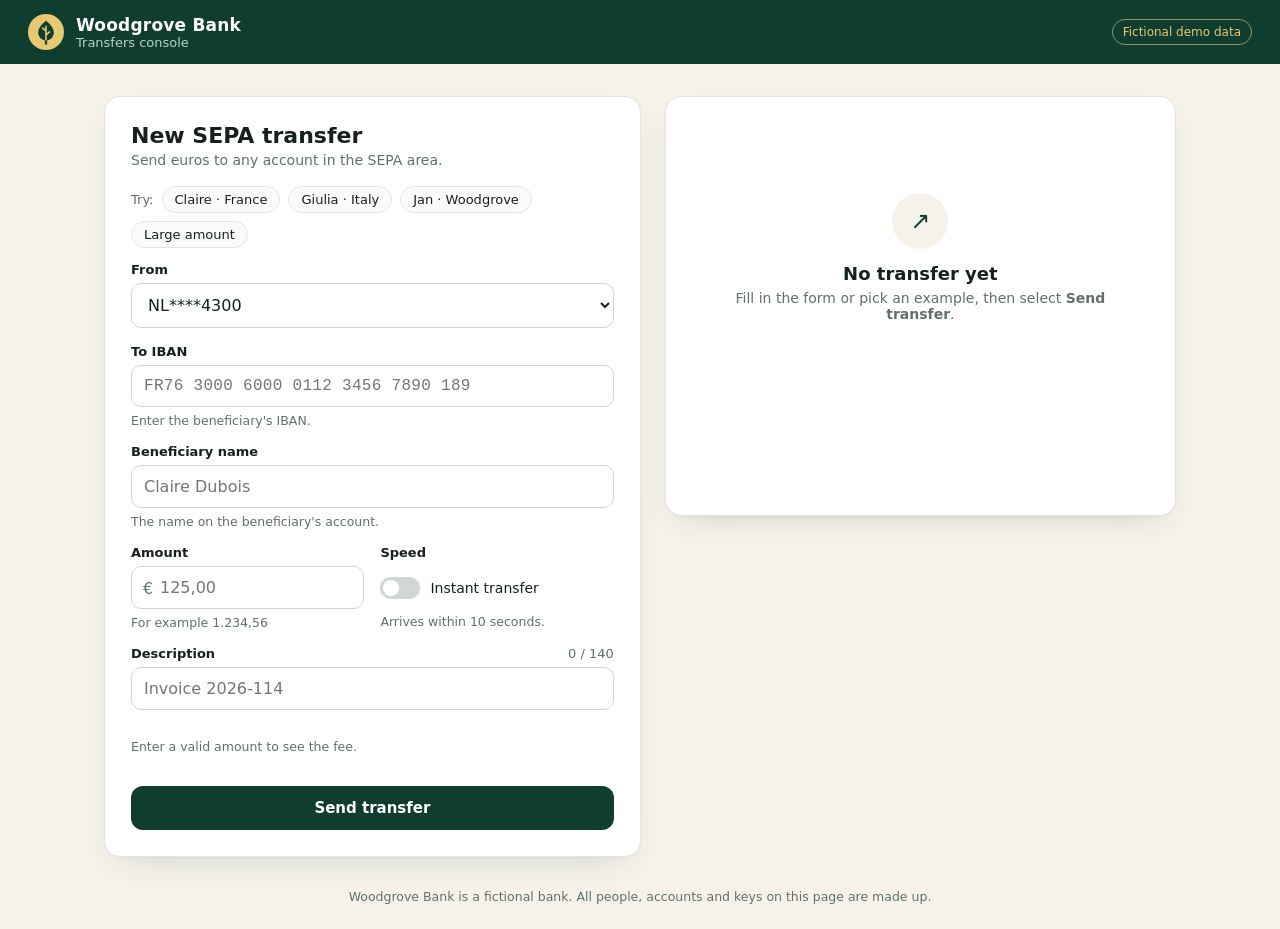
<file: console/index.html>
<!doctype html>
<html lang="en">
  <head>
    <meta charset="utf-8" />
    <meta name="viewport" content="width=device-width, initial-scale=1" />
    <title>Woodgrove Transfers · Transfer console</title>
    <link rel="stylesheet" href="console.css" />
  </head>
  <body>
    <header class="topbar">
      <div class="brand">
        <svg class="logo" viewBox="0 0 32 32" aria-hidden="true">
          <circle cx="16" cy="16" r="16" fill="#e7c873" />
          <path d="M16 6c-4.6 3.4-7 7-7 10.6A7 7 0 0 0 15 23.5V27h2v-3.5a7 7 0 0 0 6-6.9C23 13 20.6 9.4 16 6Z" fill="#0f3d30" />
          <path d="M16 11v12M16 15l-3-2.5M16 18.5l3.2-2.6" stroke="#e7c873" stroke-width="1.4" stroke-linecap="round" fill="none" />
        </svg>
        <div>
          <strong>Woodgrove Bank</strong>
          <span>Transfers console</span>
        </div>
      </div>
      <span class="demo-tag" title="Woodgrove Bank and all data on this page are fictional">Fictional demo data</span>
    </header>

    <main class="layout">
      <section class="card">
        <div class="card-head">
          <h1>New SEPA transfer</h1>
          <p>Send euros to any account in the SEPA area.</p>
        </div>

        <div class="examples" aria-label="Examples">
          <span>Try:</span>
          <button type="button" data-example="claire">Claire · France</button>
          <button type="button" data-example="giulia">Giulia · Italy</button>
          <button type="button" data-example="jan">Jan · Woodgrove</button>
          <button type="button" data-example="big">Large amount</button>
        </div>

        <form id="transfer-form" novalidate>
          <label class="field">
            <span class="label">From</span>
            <select id="fromIban" name="fromIban"></select>
          </label>

          <label class="field">
            <span class="label">To IBAN</span>
            <input id="toIban" name="toIban" autocomplete="off" spellcheck="false" placeholder="FR76 3000 6000 0112 3456 7890 189" />
            <span class="hint" id="iban-hint">Enter the beneficiary's IBAN.</span>
          </label>

          <label class="field">
            <span class="label">Beneficiary name</span>
            <input id="beneficiaryName" name="beneficiaryName" autocomplete="off" placeholder="Claire Dubois" />
            <span class="hint" id="name-hint">The name on the beneficiary's account.</span>
          </label>

          <div class="row">
            <label class="field">
              <span class="label">Amount</span>
              <span class="amount-input">
                <span aria-hidden="true">€</span>
                <input id="amount" name="amount" inputmode="decimal" autocomplete="off" placeholder="125,00" />
              </span>
              <span class="hint" id="amount-hint">For example 1.234,56</span>
            </label>

            <label class="field toggle">
              <span class="label">Speed</span>
              <span class="switch">
                <input type="checkbox" id="instant" name="instant" />
                <span class="track" aria-hidden="true"></span>
                <span>Instant transfer</span>
              </span>
              <span class="hint">Arrives within 10 seconds.</span>
            </label>
          </div>

          <label class="field">
            <span class="label">Description <em id="description-count">0 / 140</em></span>
            <input id="description" name="description" autocomplete="off" placeholder="Invoice 2026-114" />
          </label>

          <p class="hint" id="fee-hint" aria-live="polite">Enter a valid amount to see the fee.</p>
          <button class="primary" type="submit">Send transfer</button>
        </form>
      </section>

      <section class="card result" id="result" aria-live="polite">
        <div class="empty" id="result-empty">
          <div class="empty-icon" aria-hidden="true">↗</div>
          <h2>No transfer yet</h2>
          <p>Fill in the form or pick an example, then select <strong>Send transfer</strong>.</p>
        </div>

        <div id="result-body" hidden>
          <div class="result-head">
            <span class="status" id="result-status">ACCEPTED</span>
            <span class="result-id" id="result-id"></span>
          </div>
          <p class="big-amount" id="result-amount"></p>
          <dl class="summary" id="result-summary"></dl>
          <ul class="errors" id="result-errors"></ul>

          <details class="json" open>
            <summary>JSON returned by createTransfer</summary>
            <pre id="result-json"></pre>
          </details>
        </div>
      </section>
    </main>

    <footer class="foot">Woodgrove Bank is a fictional bank. All people, accounts and keys on this page are made up.</footer>

    <script src="../data/accounts.js"></script>
    <script src="../src/config.js"></script>
    <script src="../src/iban.js"></script>
    <script src="../src/money.js"></script>
    <script src="../src/payee.js"></script>
    <script src="../src/transfer.js"></script>
    <script src="console.js"></script>
  </body>
</html>
</file>
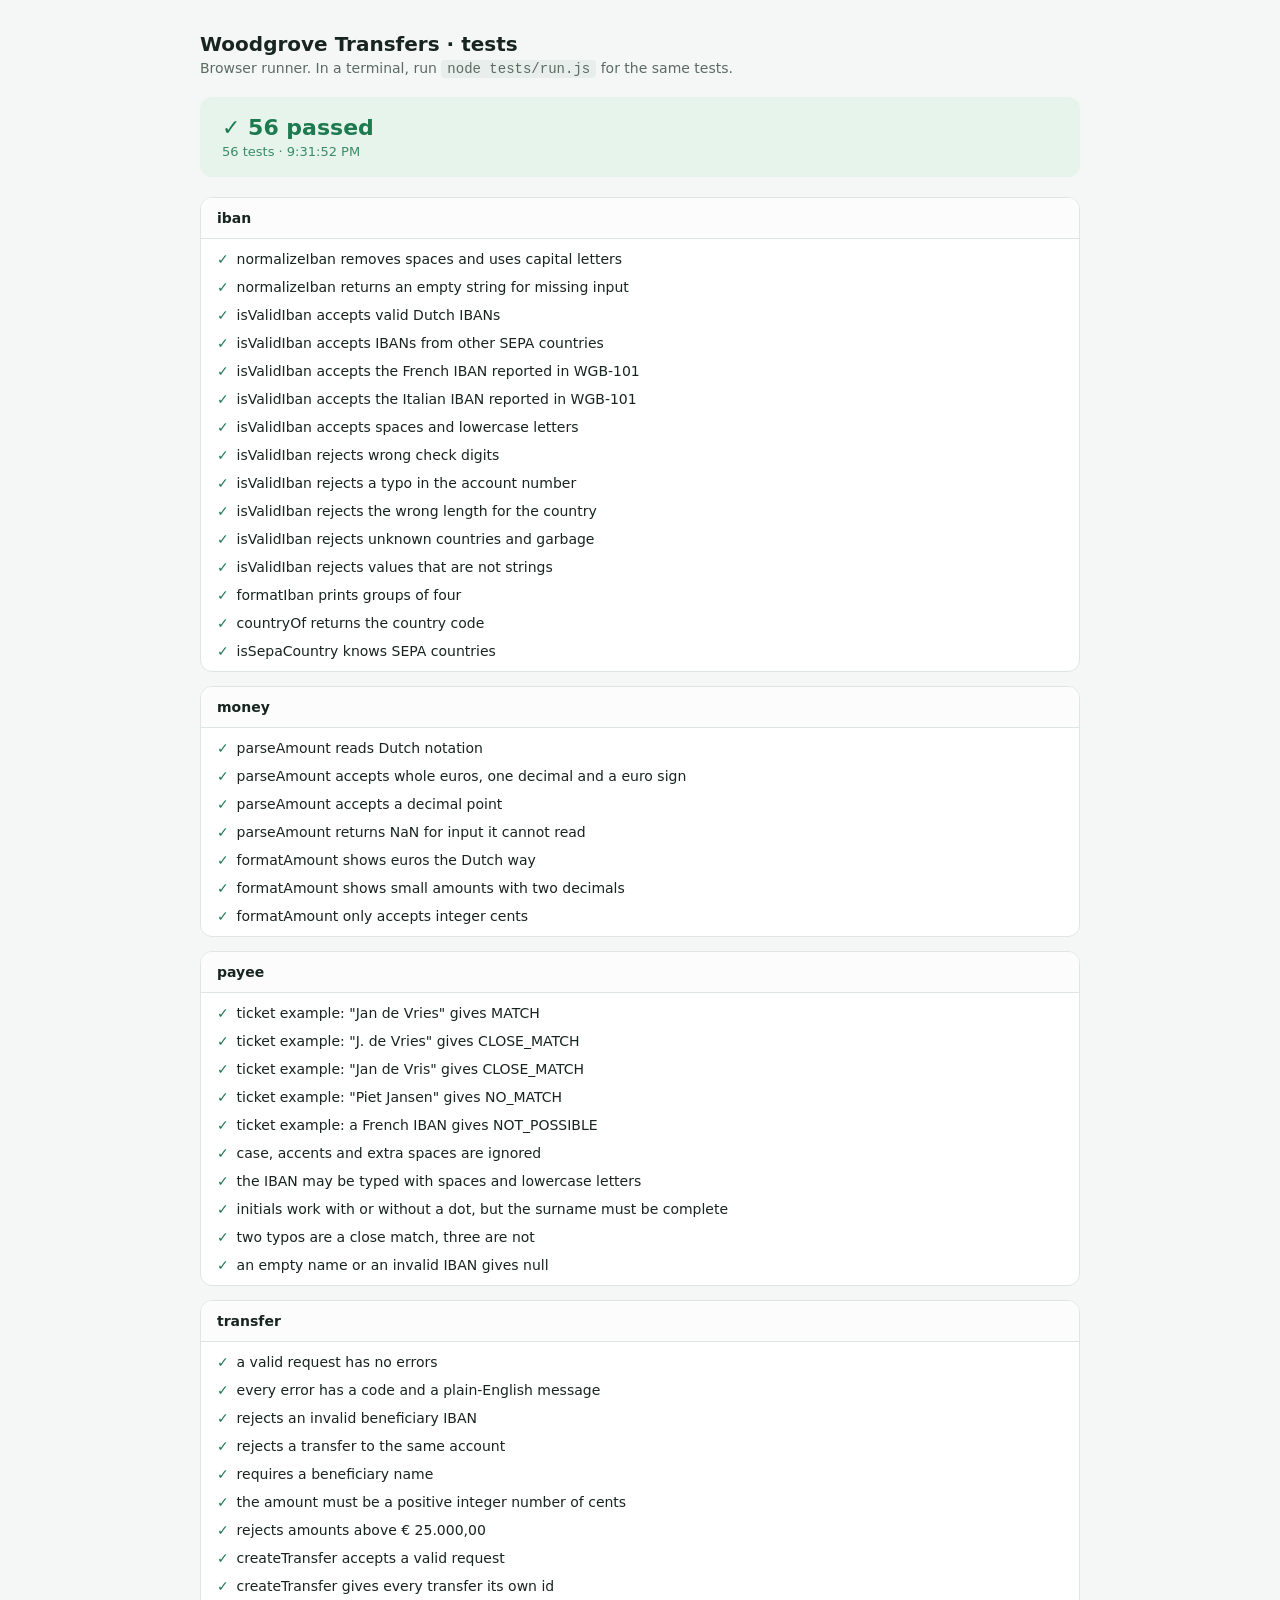
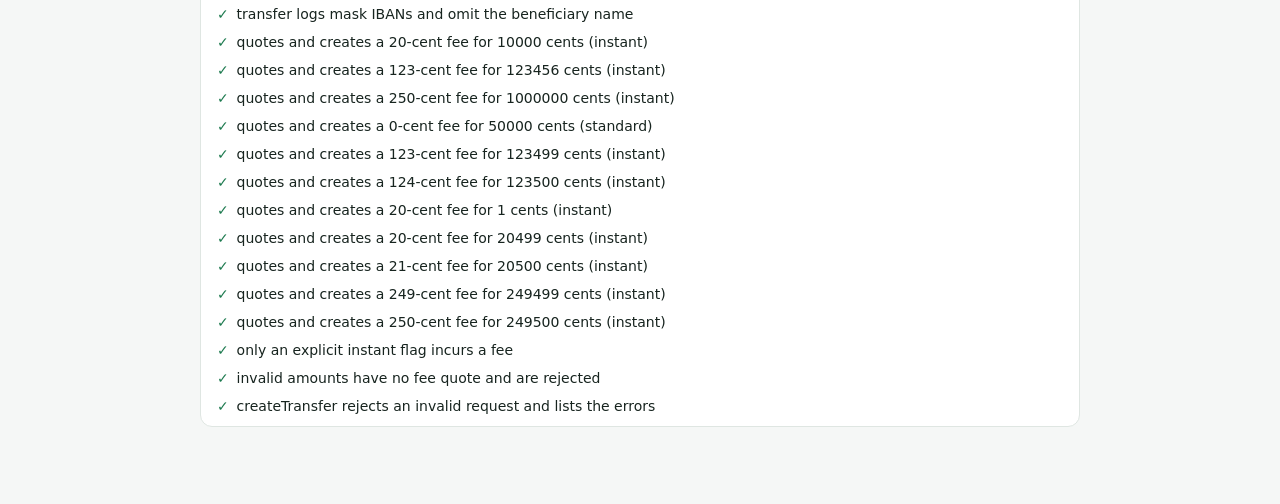
<file: tests/index.html>
<!doctype html>
<html lang="en">
  <head>
    <meta charset="utf-8" />
    <meta name="viewport" content="width=device-width, initial-scale=1" />
    <title>Running tests…</title>
    <style>
      :root {
        --ink: #17241f;
        --muted: #5b6b64;
        --line: #dfe6e2;
        --pass: #1d7a4f;
        --pass-bg: #e6f4ec;
        --fail: #b3261e;
        --fail-bg: #fdecea;
        font-family: system-ui, -apple-system, 'Segoe UI', Roboto, sans-serif;
        color: var(--ink);
        background: #f5f7f6;
      }
      body { margin: 0; }
      main { max-width: 880px; margin: 0 auto; padding: 32px 20px 64px; }
      h1 { font-size: 20px; margin: 0 0 4px; }
      .sub { color: var(--muted); margin: 0 0 20px; font-size: 14px; }
      .sub code { background: #e8eeeb; padding: 1px 6px; border-radius: 4px; }
      .banner { border-radius: 12px; padding: 18px 22px; font-size: 22px; font-weight: 700; margin-bottom: 20px; }
      .banner.pass { background: var(--pass-bg); color: var(--pass); }
      .banner.fail { background: var(--fail-bg); color: var(--fail); }
      .banner small { display: block; font-size: 13px; font-weight: 500; opacity: 0.85; margin-top: 4px; }
      section { background: #fff; border: 1px solid var(--line); border-radius: 12px; margin-bottom: 14px; overflow: hidden; }
      section h2 { font-size: 14px; margin: 0; padding: 12px 16px; border-bottom: 1px solid var(--line); background: #fbfcfb; }
      ul { list-style: none; margin: 0; padding: 6px 0; }
      li { padding: 6px 16px; font-size: 14px; }
      li .mark { display: inline-block; width: 1.4em; font-weight: 700; }
      li.pass .mark { color: var(--pass); }
      li.fail .mark { color: var(--fail); }
      li.fail { background: var(--fail-bg); }
      pre { margin: 6px 0 2px 1.4em; white-space: pre-wrap; font-size: 12.5px; color: var(--fail); }
      pre.logs { color: var(--muted); }
    </style>
    <script>
      // Report scripts that fail to load or throw, so a broken file never looks like a green run.
      window.loadErrors = [];
      window.addEventListener(
        'error',
        (event) => {
          const target = event.target;
          const file = target && target.src ? target.src.split('/').slice(-2).join('/') : event.filename || '';
          window.loadErrors.push(target && target.src ? `Could not load ${file}` : `${event.message} (${file}:${event.lineno})`);
        },
        true
      );
    </script>
  </head>
  <body>
    <main>
      <h1>Woodgrove Transfers · tests</h1>
      <p class="sub">Browser runner. In a terminal, run <code>node tests/run.js</code> for the same tests.</p>
      <div id="report">Running tests…</div>
    </main>

    <!-- Code under test: data/ first, then src/ (a file after the files it depends on) -->
    <script src="../data/accounts.js"></script>
    <script src="../src/config.js"></script>
    <script src="../src/iban.js"></script>
    <script src="../src/money.js"></script>
    <script src="../src/payee.js"></script>
    <script src="../src/transfer.js"></script>

    <!-- Test framework -->
    <script src="harness.js"></script>

    <!-- Test files -->
    <script src="iban.test.js"></script>
    <script src="money.test.js"></script>
    <script src="payee.test.js"></script>
    <script src="server.test.js"></script>
    <script src="transfer.test.js"></script>

    <!-- Report -->
    <script>
      (function () {
        const report = document.getElementById('report');
        const el = (tag, className, text) => {
          const node = document.createElement(tag);
          if (className) node.className = className;
          if (text !== undefined) node.textContent = text;
          return node;
        };

        function render(results) {
          const failed = results.filter((r) => !r.passed).length + window.loadErrors.length;
          const passed = results.length - results.filter((r) => !r.passed).length;
          const ok = failed === 0 && results.length > 0;

          document.title = ok ? `✓ ${passed} passed` : `✗ ${failed} failed`;
          report.textContent = '';

          const banner = el('div', `banner ${ok ? 'pass' : 'fail'}`, ok ? `✓ ${passed} passed` : `✗ ${failed} failed`);
          banner.appendChild(el('small', '', `${results.length} tests · ${new Date().toLocaleTimeString()}`));
          report.appendChild(banner);

          if (window.loadErrors.length) {
            const section = el('section');
            section.appendChild(el('h2', '', 'Scripts that failed to load'));
            const list = el('ul');
            window.loadErrors.forEach((message) => {
              const item = el('li', 'fail');
              item.appendChild(el('span', 'mark', '✗'));
              item.appendChild(document.createTextNode(message));
              list.appendChild(item);
            });
            section.appendChild(list);
            report.appendChild(section);
          }

          const suites = new Map();
          results.forEach((r) => suites.set(r.suite, [...(suites.get(r.suite) || []), r]));
          suites.forEach((items, suite) => {
            const section = el('section');
            section.appendChild(el('h2', '', suite));
            const list = el('ul');
            items.forEach((r) => {
              const item = el('li', r.passed ? 'pass' : 'fail');
              item.appendChild(el('span', 'mark', r.passed ? '✓' : '✗'));
              item.appendChild(document.createTextNode(r.name));
              if (!r.passed) {
                item.appendChild(el('pre', '', r.error.message));
                if (r.logs.length) item.appendChild(el('pre', 'logs', `console.log:\n${r.logs.join('\n')}`));
              }
              list.appendChild(item);
            });
            section.appendChild(list);
            report.appendChild(section);
          });
        }

        if (!window.WoodgroveTests) {
          window.loadErrors.push('tests/harness.js did not load');
          render([]);
        } else {
          window.WoodgroveTests.run().then(render);
        }
      })();
    </script>
  </body>
</html>
</file>
<file: console/console.css>
:root {
  --forest: #0f3d30;
  --forest-2: #17543f;
  --leaf: #2f8f6b;
  --gold: #e7c873;
  --sand: #f6f2ea;
  --ink: #16211d;
  --muted: #61706a;
  --line: #e2e6e1;
  --ok: #1d7a4f;
  --ok-bg: #e5f4ec;
  --bad: #b3261e;
  --bad-bg: #fdecea;
  --radius: 16px;
  font-family: system-ui, -apple-system, 'Segoe UI', Roboto, 'Helvetica Neue', sans-serif;
  color: var(--ink);
  background: var(--sand);
}

* { box-sizing: border-box; }
body { margin: 0; min-height: 100vh; display: flex; flex-direction: column; }
button, input, select { font: inherit; color: inherit; }

.topbar {
  display: flex; align-items: center; justify-content: space-between;
  padding: 14px 28px; background: var(--forest); color: #fff;
}
.brand { display: flex; align-items: center; gap: 12px; }
.brand .logo { width: 36px; height: 36px; }
.brand strong { display: block; font-size: 17px; letter-spacing: 0.2px; }
.brand span { display: block; font-size: 13px; color: #b9d3c8; }
.demo-tag {
  font-size: 12px; padding: 5px 10px; border-radius: 999px;
  border: 1px solid rgba(231, 200, 115, 0.6); color: var(--gold);
}

.layout {
  flex: 1; width: 100%; max-width: 1120px; margin: 0 auto; padding: 32px 24px;
  display: grid; grid-template-columns: minmax(0, 1.05fr) minmax(0, 1fr); gap: 24px; align-items: start;
}
@media (max-width: 860px) { .layout { grid-template-columns: 1fr; } }

.card {
  background: #fff; border: 1px solid var(--line); border-radius: var(--radius);
  padding: 26px; box-shadow: 0 1px 2px rgba(15, 61, 48, 0.04), 0 12px 32px -18px rgba(15, 61, 48, 0.25);
}
.card-head h1 { margin: 0; font-size: 22px; }
.card-head p { margin: 4px 0 0; color: var(--muted); font-size: 14px; }

.examples { display: flex; flex-wrap: wrap; align-items: center; gap: 8px; margin: 18px 0 6px; font-size: 13px; }
.examples span { color: var(--muted); }
.examples button {
  border: 1px solid var(--line); background: #fafbf9; border-radius: 999px; padding: 5px 12px; cursor: pointer;
}
.examples button:hover { border-color: var(--leaf); color: var(--forest); }

form { display: grid; gap: 16px; margin-top: 14px; }
.row { display: grid; grid-template-columns: 1fr 1fr; gap: 16px; }
.field { display: grid; gap: 6px; }
.label { font-size: 13px; font-weight: 600; display: flex; justify-content: space-between; }
.label em { font-style: normal; font-weight: 400; color: var(--muted); }
.field input:not([type='checkbox']), .field select {
  width: 100%; border: 1px solid #cfd8d3; border-radius: 10px; padding: 11px 12px; background: #fff;
  transition: border-color 0.15s, box-shadow 0.15s;
}
.field input:focus, .field select:focus { outline: none; border-color: var(--leaf); box-shadow: 0 0 0 3px rgba(47, 143, 107, 0.18); }
#toIban { font-family: ui-monospace, 'SF Mono', Consolas, monospace; letter-spacing: 0.3px; }
.hint { font-size: 12.5px; color: var(--muted); min-height: 1.2em; }
.hint.ok { color: var(--ok); }
.hint.warn { color: #9a6700; }
.hint.bad { color: var(--bad); }

.amount-input { position: relative; display: block; }
.amount-input > span { position: absolute; left: 12px; top: 50%; transform: translateY(-50%); color: var(--muted); }
.amount-input input { padding-left: 28px !important; font-variant-numeric: tabular-nums; }

.switch { display: flex; align-items: center; gap: 10px; cursor: pointer; padding: 9px 0; font-size: 14px; }
.switch input { position: absolute; opacity: 0; }
.switch .track {
  width: 40px; height: 22px; border-radius: 999px; background: #cfd8d3; position: relative; transition: background 0.15s;
}
.switch .track::after {
  content: ''; position: absolute; top: 3px; left: 3px; width: 16px; height: 16px; border-radius: 50%;
  background: #fff; transition: transform 0.15s;
}
.switch input:checked + .track { background: var(--leaf); }
.switch input:checked + .track::after { transform: translateX(18px); }
.switch input:focus-visible + .track { box-shadow: 0 0 0 3px rgba(47, 143, 107, 0.3); }

.primary {
  margin-top: 4px; border: 0; border-radius: 12px; padding: 13px 18px; font-weight: 600; font-size: 15px;
  background: var(--forest); color: #fff; cursor: pointer; transition: background 0.15s, transform 0.05s;
}
.primary:hover { background: var(--forest-2); }
.primary:active { transform: translateY(1px); }

.result { min-height: 420px; }
.empty { text-align: center; padding: 70px 20px; color: var(--muted); }
.empty-icon {
  width: 56px; height: 56px; margin: 0 auto 14px; border-radius: 50%; display: grid; place-items: center;
  background: var(--sand); color: var(--forest); font-size: 24px;
}
.empty h2 { margin: 0 0 6px; color: var(--ink); font-size: 18px; }
.empty p { margin: 0; font-size: 14px; }

.result-head { display: flex; align-items: center; justify-content: space-between; gap: 12px; }
.status { font-size: 12px; font-weight: 700; letter-spacing: 0.6px; padding: 5px 10px; border-radius: 999px; }
.status.accepted { background: var(--ok-bg); color: var(--ok); }
.status.rejected { background: var(--bad-bg); color: var(--bad); }
.result-id { font-family: ui-monospace, 'SF Mono', Consolas, monospace; font-size: 13px; color: var(--muted); }
.big-amount { font-size: 34px; font-weight: 700; margin: 16px 0 8px; font-variant-numeric: tabular-nums; }

.summary { display: grid; grid-template-columns: 110px 1fr; gap: 8px 12px; margin: 0; font-size: 14px; }
.summary dt { color: var(--muted); }
.summary dd { margin: 0; overflow-wrap: anywhere; }
.mono { font-family: ui-monospace, 'SF Mono', Consolas, monospace; font-size: 13px; }

.errors { list-style: none; padding: 0; margin: 16px 0 0; display: grid; gap: 8px; }
.errors:empty { display: none; }
.errors li { background: var(--bad-bg); color: #5f1410; border-radius: 10px; padding: 10px 12px; font-size: 14px; }
.errors strong { display: block; font-size: 11.5px; letter-spacing: 0.5px; color: var(--bad); }

.json { margin-top: 20px; border-top: 1px solid var(--line); padding-top: 14px; }
.json summary { cursor: pointer; font-size: 13px; font-weight: 600; color: var(--muted); }
.json pre {
  margin: 10px 0 0; padding: 14px; border-radius: 10px; background: #0f1f1a; color: #d7efe4;
  font-size: 12.5px; line-height: 1.5; overflow: auto; max-height: 340px;
}

.foot { text-align: center; font-size: 12.5px; color: var(--muted); padding: 0 24px 24px; }
</file>
